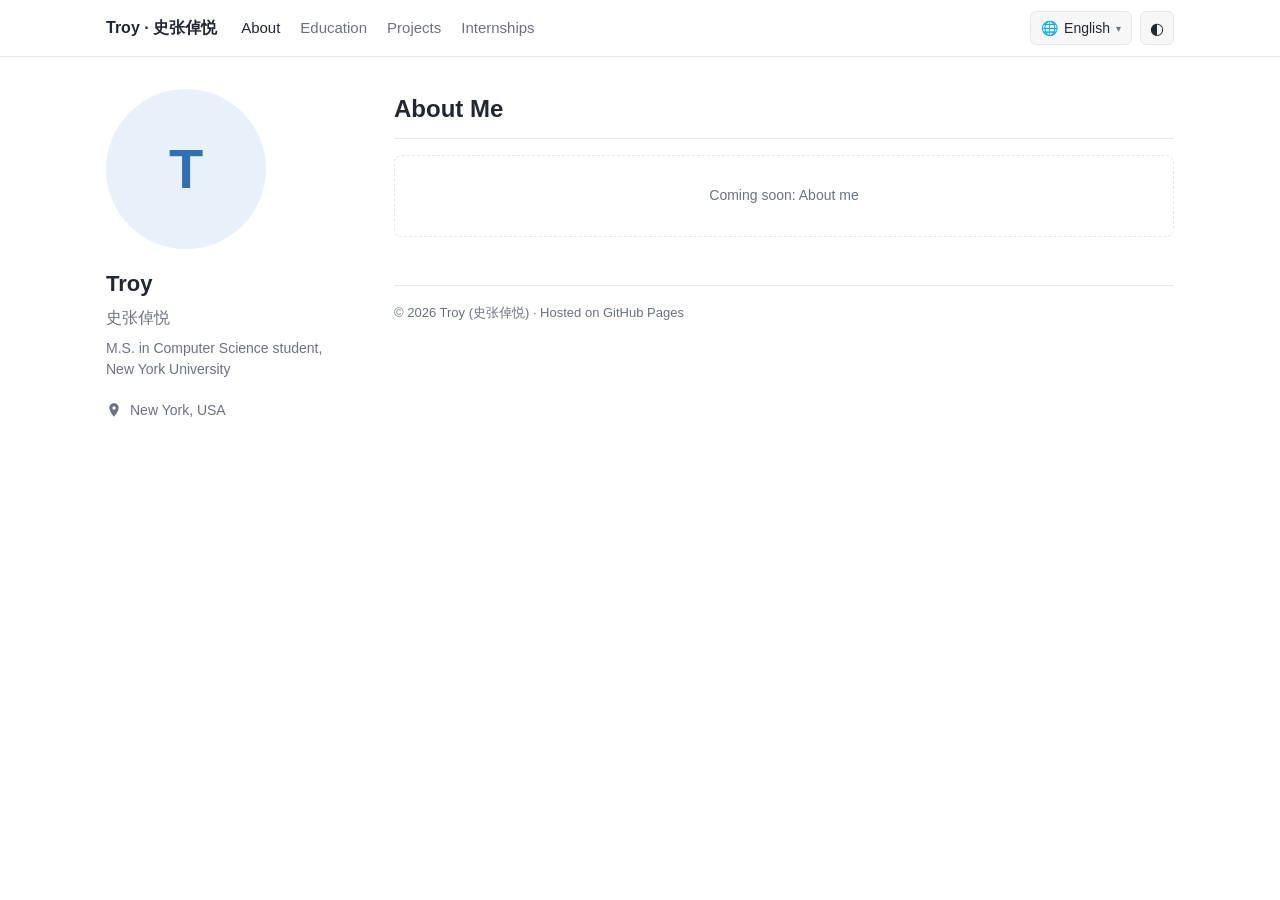
<file: index.html>
<!doctype html>
<html lang="zh-CN" data-lang="zh">
<head>
<meta charset="utf-8">
<meta name="viewport" content="width=device-width, initial-scale=1">
<title>史张倬悦 Troy · 个人主页</title>
<meta name="description" content="史张倬悦（Troy）的个人主页 · Personal homepage of Troy">
<link rel="stylesheet" href="assets/style.css">
<script>
  // 尽早设置语言和深浅色，避免页面闪一下
  (function () {
    var r = document.documentElement, l = null, th = null;
    try { l = localStorage.getItem('lang'); th = localStorage.getItem('theme'); } catch (e) {}
    if (l !== 'zh' && l !== 'en') l = (navigator.language || 'zh').toLowerCase().indexOf('zh') === 0 ? 'zh' : 'en';
    r.dataset.lang = l; r.lang = l === 'zh' ? 'zh-CN' : 'en';
    if (th) r.dataset.theme = th;
  })();
</script>
</head>
<body data-page="about" data-title='{"zh":"史张倬悦 Troy · 个人主页","en":"Troy (史张倬悦) · Personal Homepage"}'>
<div id="topbar"></div>
<div class="layout">
  <div id="sidebar"></div>
  <main>
    <section>
      <h2><span class="zh">关于我</span><span class="en">About Me</span></h2>
      <!-- 内容来自 data/ 目录下的 json 文件，请用 Pages CMS 编辑 -->
      <div id="content"></div>
    </section>
    <footer id="footer"></footer>
  </main>
</div>
<script src="assets/site.js"></script>
</body>
</html>
</file>
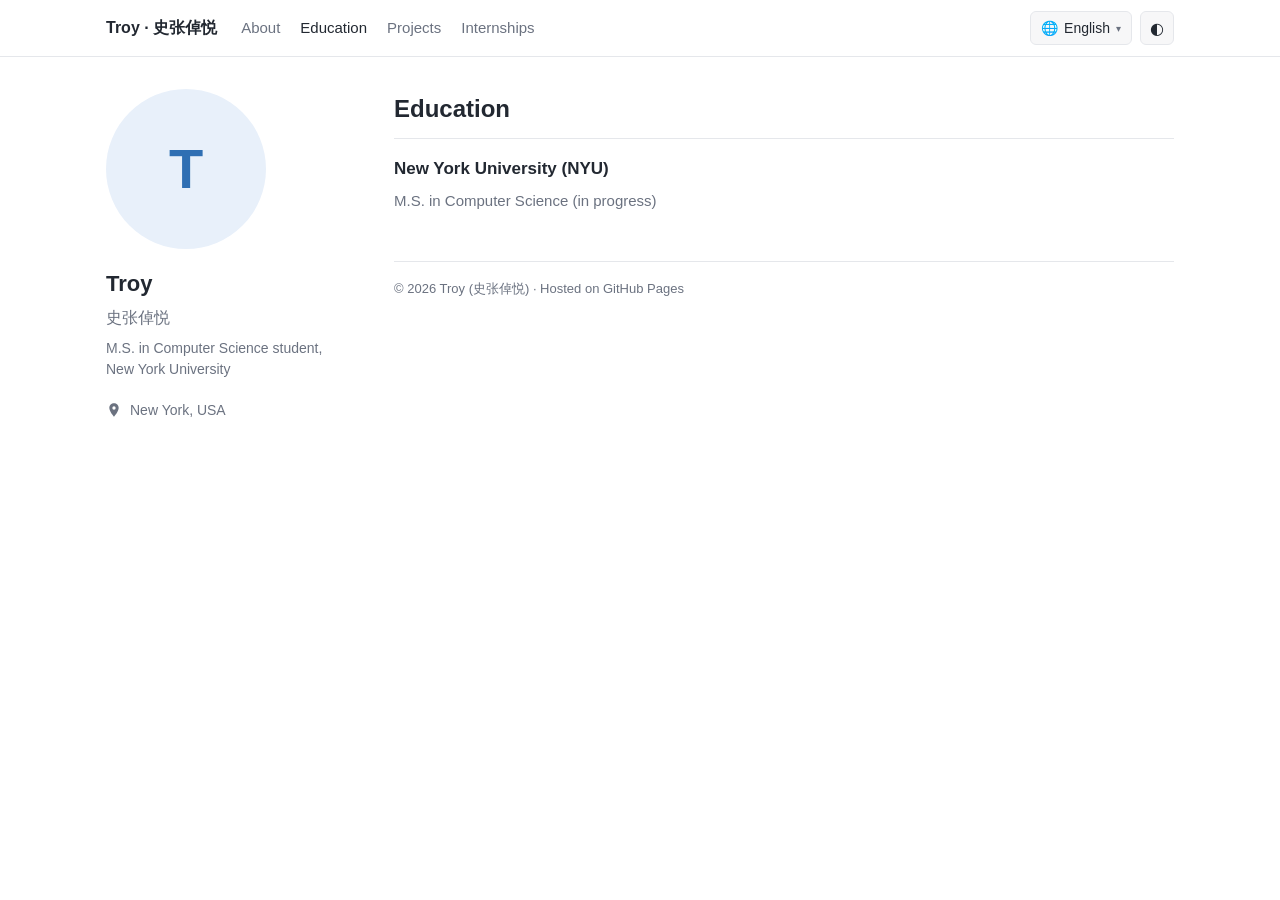
<file: education.html>
<!doctype html>
<html lang="zh-CN" data-lang="zh">
<head>
<meta charset="utf-8">
<meta name="viewport" content="width=device-width, initial-scale=1">
<title>学历 · 史张倬悦 Troy</title>
<meta name="description" content="史张倬悦（Troy）的个人主页 · Personal homepage of Troy">
<link rel="stylesheet" href="assets/style.css">
<script>
  // 尽早设置语言和深浅色，避免页面闪一下
  (function () {
    var r = document.documentElement, l = null, th = null;
    try { l = localStorage.getItem('lang'); th = localStorage.getItem('theme'); } catch (e) {}
    if (l !== 'zh' && l !== 'en') l = (navigator.language || 'zh').toLowerCase().indexOf('zh') === 0 ? 'zh' : 'en';
    r.dataset.lang = l; r.lang = l === 'zh' ? 'zh-CN' : 'en';
    if (th) r.dataset.theme = th;
  })();
</script>
</head>
<body data-page="education" data-title='{"zh":"学历 · 史张倬悦 Troy","en":"Education · Troy"}'>
<div id="topbar"></div>
<div class="layout">
  <div id="sidebar"></div>
  <main>
    <section>
      <h2><span class="zh">学历</span><span class="en">Education</span></h2>
      <!-- 内容来自 data/ 目录下的 json 文件，请用 Pages CMS 编辑 -->
      <div id="content"></div>
    </section>
    <footer id="footer"></footer>
  </main>
</div>
<script src="assets/site.js"></script>
</body>
</html>
</file>
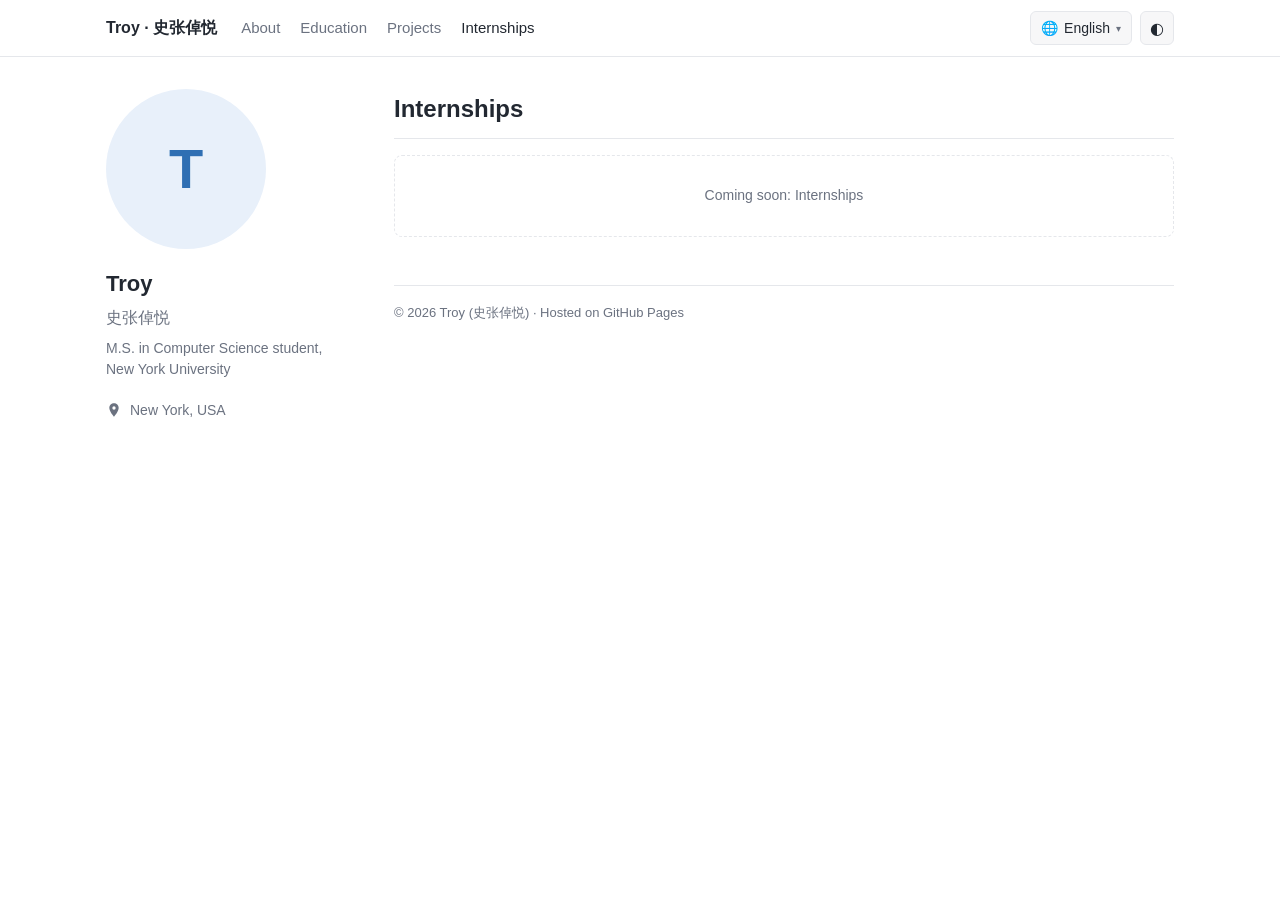
<file: internship.html>
<!doctype html>
<html lang="zh-CN" data-lang="zh">
<head>
<meta charset="utf-8">
<meta name="viewport" content="width=device-width, initial-scale=1">
<title>实习 · 史张倬悦 Troy</title>
<meta name="description" content="史张倬悦（Troy）的个人主页 · Personal homepage of Troy">
<link rel="stylesheet" href="assets/style.css">
<script>
  // 尽早设置语言和深浅色，避免页面闪一下
  (function () {
    var r = document.documentElement, l = null, th = null;
    try { l = localStorage.getItem('lang'); th = localStorage.getItem('theme'); } catch (e) {}
    if (l !== 'zh' && l !== 'en') l = (navigator.language || 'zh').toLowerCase().indexOf('zh') === 0 ? 'zh' : 'en';
    r.dataset.lang = l; r.lang = l === 'zh' ? 'zh-CN' : 'en';
    if (th) r.dataset.theme = th;
  })();
</script>
</head>
<body data-page="internship" data-title='{"zh":"实习 · 史张倬悦 Troy","en":"Internships · Troy"}'>
<div id="topbar"></div>
<div class="layout">
  <div id="sidebar"></div>
  <main>
    <section>
      <h2><span class="zh">实习</span><span class="en">Internships</span></h2>
      <!-- 内容来自 data/ 目录下的 json 文件，请用 Pages CMS 编辑 -->
      <div id="content"></div>
    </section>
    <footer id="footer"></footer>
  </main>
</div>
<script src="assets/site.js"></script>
</body>
</html>
</file>
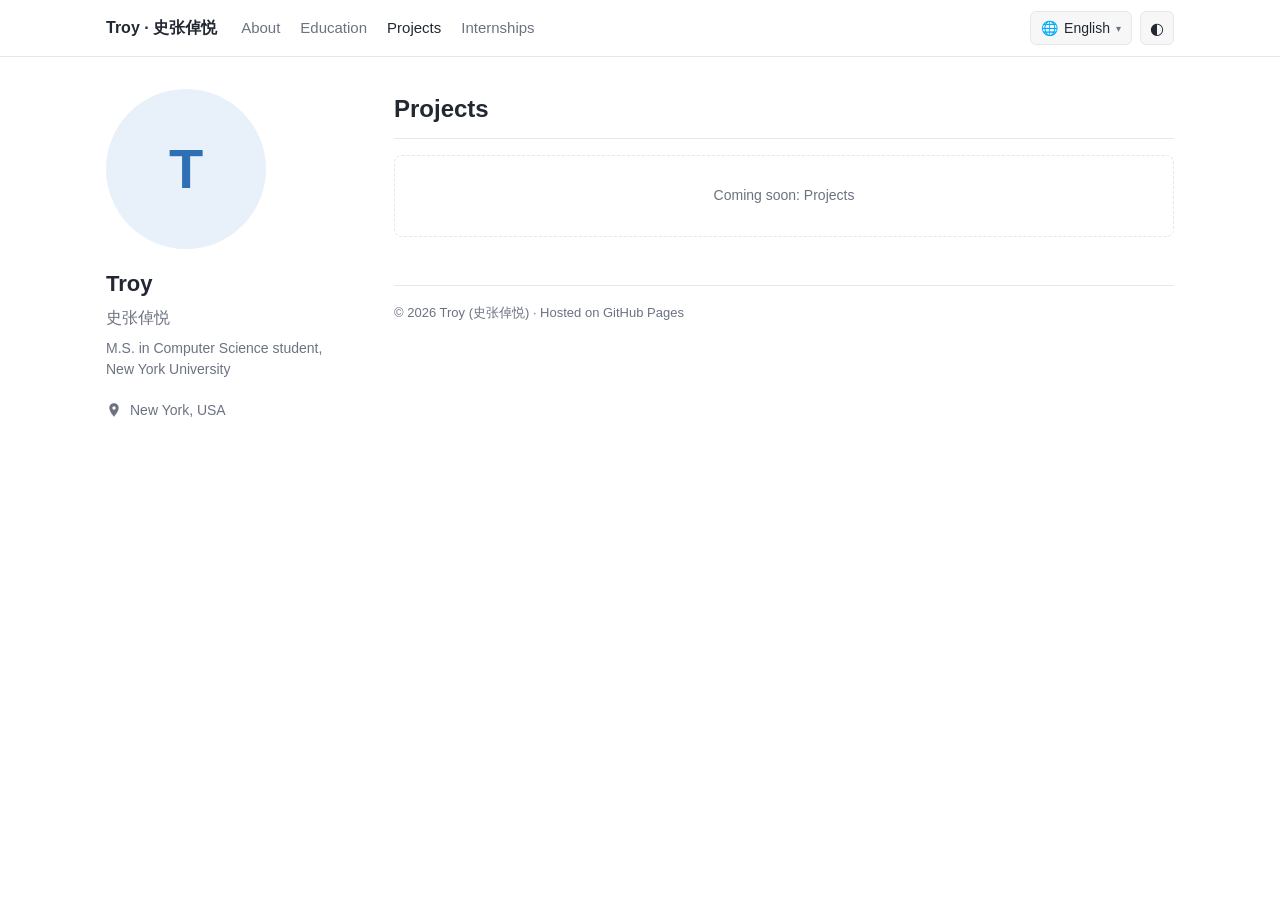
<file: projects.html>
<!doctype html>
<html lang="zh-CN" data-lang="zh">
<head>
<meta charset="utf-8">
<meta name="viewport" content="width=device-width, initial-scale=1">
<title>个人项目 · 史张倬悦 Troy</title>
<meta name="description" content="史张倬悦（Troy）的个人主页 · Personal homepage of Troy">
<link rel="stylesheet" href="assets/style.css">
<script>
  // 尽早设置语言和深浅色，避免页面闪一下
  (function () {
    var r = document.documentElement, l = null, th = null;
    try { l = localStorage.getItem('lang'); th = localStorage.getItem('theme'); } catch (e) {}
    if (l !== 'zh' && l !== 'en') l = (navigator.language || 'zh').toLowerCase().indexOf('zh') === 0 ? 'zh' : 'en';
    r.dataset.lang = l; r.lang = l === 'zh' ? 'zh-CN' : 'en';
    if (th) r.dataset.theme = th;
  })();
</script>
</head>
<body data-page="projects" data-title='{"zh":"个人项目 · 史张倬悦 Troy","en":"Projects · Troy"}'>
<div id="topbar"></div>
<div class="layout">
  <div id="sidebar"></div>
  <main>
    <section>
      <h2><span class="zh">个人项目</span><span class="en">Projects</span></h2>
      <!-- 内容来自 data/ 目录下的 json 文件，请用 Pages CMS 编辑 -->
      <div id="content"></div>
    </section>
    <footer id="footer"></footer>
  </main>
</div>
<script src="assets/site.js"></script>
</body>
</html>
</file>
<file: assets/style.css>
:root {
    --bg: #ffffff;
    --surface: #f7f7f8;
    --text: #222831;
    --muted: #6b7280;
    --line: #e5e7eb;
    --accent: #2f6fb3;
    --accent-soft: #e8f0fa;
    --warn-bg: #fff8e6;
    --warn-line: #f2c94c;
  }
  @media (prefers-color-scheme: dark) {
    :root:not([data-theme="light"]) {
      --bg: #16181d; --surface: #1f2228; --text: #e6e8eb; --muted: #9aa1ab;
      --line: #2e323a; --accent: #6aa8ec; --accent-soft: #1d2a3a;
      --warn-bg: #2a2516; --warn-line: #8a7020;
    }
  }
  :root[data-theme="dark"] {
    --bg: #16181d; --surface: #1f2228; --text: #e6e8eb; --muted: #9aa1ab;
    --line: #2e323a; --accent: #6aa8ec; --accent-soft: #1d2a3a;
    --warn-bg: #2a2516; --warn-line: #8a7020;
  }
  * { box-sizing: border-box; }
  html { scroll-behavior: smooth; scroll-padding-top: 72px; }
  body {
    margin: 0; background: var(--bg); color: var(--text);
    font-family: -apple-system, BlinkMacSystemFont, "Segoe UI", "PingFang SC",
                 "Hiragino Sans GB", "Microsoft YaHei", Roboto, sans-serif;
    font-size: 16px; line-height: 1.7;
  }
  a { color: var(--accent); text-decoration: none; }
  a:hover { text-decoration: underline; }

  /* ---------- 顶部导航 ---------- */
  .topbar {
    position: sticky; top: 0; z-index: 10;
    background: color-mix(in srgb, var(--bg) 92%, transparent);
    backdrop-filter: blur(8px);
    border-bottom: 1px solid var(--line);
  }
  .topbar-inner {
    max-width: 1100px; margin: 0 auto; padding: 0 16px;
    display: flex; align-items: center; gap: 24px; height: 56px;
  }
  .brand { font-weight: 700; color: var(--text); white-space: nowrap; }
  .nav { display: flex; gap: 20px; overflow-x: auto; scrollbar-width: none; flex: 1; }
  .nav::-webkit-scrollbar { display: none; }
  .nav a { color: var(--muted); white-space: nowrap; font-size: 15px; }
  .nav a:hover, .nav a.active { color: var(--text); text-decoration: none; }
  /* 中英切换：html[data-lang] 决定显示 .zh 还是 .en */
  html[data-lang="zh"] .en, html[data-lang="en"] .zh { display: none !important; }
  .tools { display: flex; gap: 8px; flex-shrink: 0; }
  .lang { position: relative; }
  .lang-btn {
    border: 1px solid var(--line); background: var(--surface); color: var(--text);
    border-radius: 6px; height: 34px; padding: 0 10px; cursor: pointer; font-size: 14px;
    display: flex; align-items: center; gap: 6px; white-space: nowrap;
  }
  .lang-btn .caret { font-size: 10px; color: var(--muted); }
  .lang-menu {
    position: absolute; right: 0; top: calc(100% + 6px); min-width: 140px;
    background: var(--bg); border: 1px solid var(--line); border-radius: 8px;
    box-shadow: 0 8px 24px rgba(0,0,0,.12); padding: 4px; margin: 0; list-style: none;
  }
  .lang-menu[hidden] { display: none; }
  .lang-menu button {
    width: 100%; display: flex; justify-content: space-between; align-items: center;
    background: none; border: 0; color: var(--text); font: inherit; font-size: 14px;
    padding: 8px 10px; border-radius: 6px; cursor: pointer; text-align: left;
  }
  .lang-menu button:hover, .lang-menu button:focus-visible { background: var(--surface); outline: none; }
  .lang-menu .check { color: var(--accent); visibility: hidden; }
  .lang-menu button[aria-checked="true"] .check { visibility: visible; }
  .lang-menu button[aria-checked="true"] { font-weight: 600; }

  .theme-btn {
    border: 1px solid var(--line); background: var(--surface); color: var(--text);
    border-radius: 6px; width: 34px; height: 34px; cursor: pointer; font-size: 16px;
    flex-shrink: 0;
  }

  /* 脚本渲染前先占住顶栏高度，避免页面跳动 */
  #topbar { height: 57px; border-bottom: 1px solid var(--line); }
  .card .card-desc p { font-size: 14px; color: var(--muted); margin: 6px 0 10px; }

  /* ---------- 主体布局 ---------- */
  .layout {
    max-width: 1100px; margin: 0 auto; padding: 32px 16px 64px;
    display: grid; grid-template-columns: 240px 1fr; gap: 48px;
  }
  .sidebar { position: sticky; top: 88px; align-self: start; }
  .avatar {
    width: 160px; height: 160px; border-radius: 50%; object-fit: cover;
    display: block; background: var(--accent-soft);
  }
  .avatar-fallback {
    width: 160px; height: 160px; border-radius: 50%;
    display: grid; place-items: center; font-size: 56px; font-weight: 700;
    background: var(--accent-soft); color: var(--accent);
  }
  .sidebar h1 { font-size: 22px; margin: 16px 0 2px; }
  .sidebar .en-name { font-size: 16px; margin: 0 0 6px; color: var(--muted); }
  .sidebar .role { color: var(--muted); font-size: 14px; margin: 0 0 16px; line-height: 1.5; }
  .links { list-style: none; padding: 0; margin: 0; font-size: 14px; }
  .links li { display: flex; align-items: center; gap: 8px; padding: 3px 0; color: var(--muted); }
  .links svg { width: 16px; height: 16px; flex-shrink: 0; fill: currentColor; }
  .links a { color: var(--text); }
  .links a:hover { color: var(--accent); }

  main { min-width: 0; }
  section { margin-bottom: 48px; }
  h2 {
    font-size: 24px; margin: 0 0 16px; padding-bottom: 8px;
    border-bottom: 1px solid var(--line);
  }
  h3 { font-size: 17px; margin: 0; }
  p { margin: 0 0 12px; }



  .entry { display: grid; grid-template-columns: 1fr auto; gap: 4px 16px; margin-bottom: 20px; }
  .entry .when { color: var(--muted); font-size: 14px; white-space: nowrap; font-variant-numeric: tabular-nums; }
  .entry .sub { grid-column: 1 / -1; color: var(--muted); font-size: 15px; }
  .entry .desc { grid-column: 1 / -1; font-size: 15px; margin-top: 4px; }

  .cards { display: grid; grid-template-columns: repeat(auto-fill, minmax(240px, 1fr)); gap: 16px; }
  .card {
    border: 1px solid var(--line); border-radius: 8px; padding: 16px;
    background: var(--surface);
  }
  .card p { font-size: 14px; color: var(--muted); margin: 6px 0 10px; }
  .tags { display: flex; flex-wrap: wrap; gap: 6px; }
  .tag {
    font-size: 12px; padding: 2px 8px; border-radius: 999px;
    background: var(--accent-soft); color: var(--accent);
  }


  .placeholder {
    border: 1.5px dashed var(--line); border-radius: 8px;
    padding: 28px 16px; text-align: center; color: var(--muted); font-size: 14px;
  }

  footer { color: var(--muted); font-size: 13px; border-top: 1px solid var(--line); padding-top: 16px; }

  /* ---------- 手机端 ---------- */
  @media (max-width: 760px) {
    .layout { grid-template-columns: 1fr; gap: 24px; padding-top: 24px; }
    .sidebar { position: static; display: grid; grid-template-columns: 96px 1fr; gap: 0 16px; align-items: center; }
    .avatar, .avatar-fallback { width: 96px; height: 96px; font-size: 36px; grid-row: span 3; }
    .sidebar h1 { margin-top: 0; }
    .sidebar .role { margin-bottom: 0; }
    .sidebar .en-name { margin: 0; }
    .links { grid-column: 1 / -1; display: flex; flex-wrap: wrap; gap: 4px 16px; margin-top: 16px; }
    .topbar-inner { flex-wrap: wrap; height: auto; padding-top: 10px; padding-bottom: 6px; row-gap: 6px; }
    .tools { margin-left: auto; }
    .nav { order: 3; flex-basis: 100%; gap: 20px; padding-bottom: 2px; }
    .entry { grid-template-columns: 1fr; }
  }
</file>
